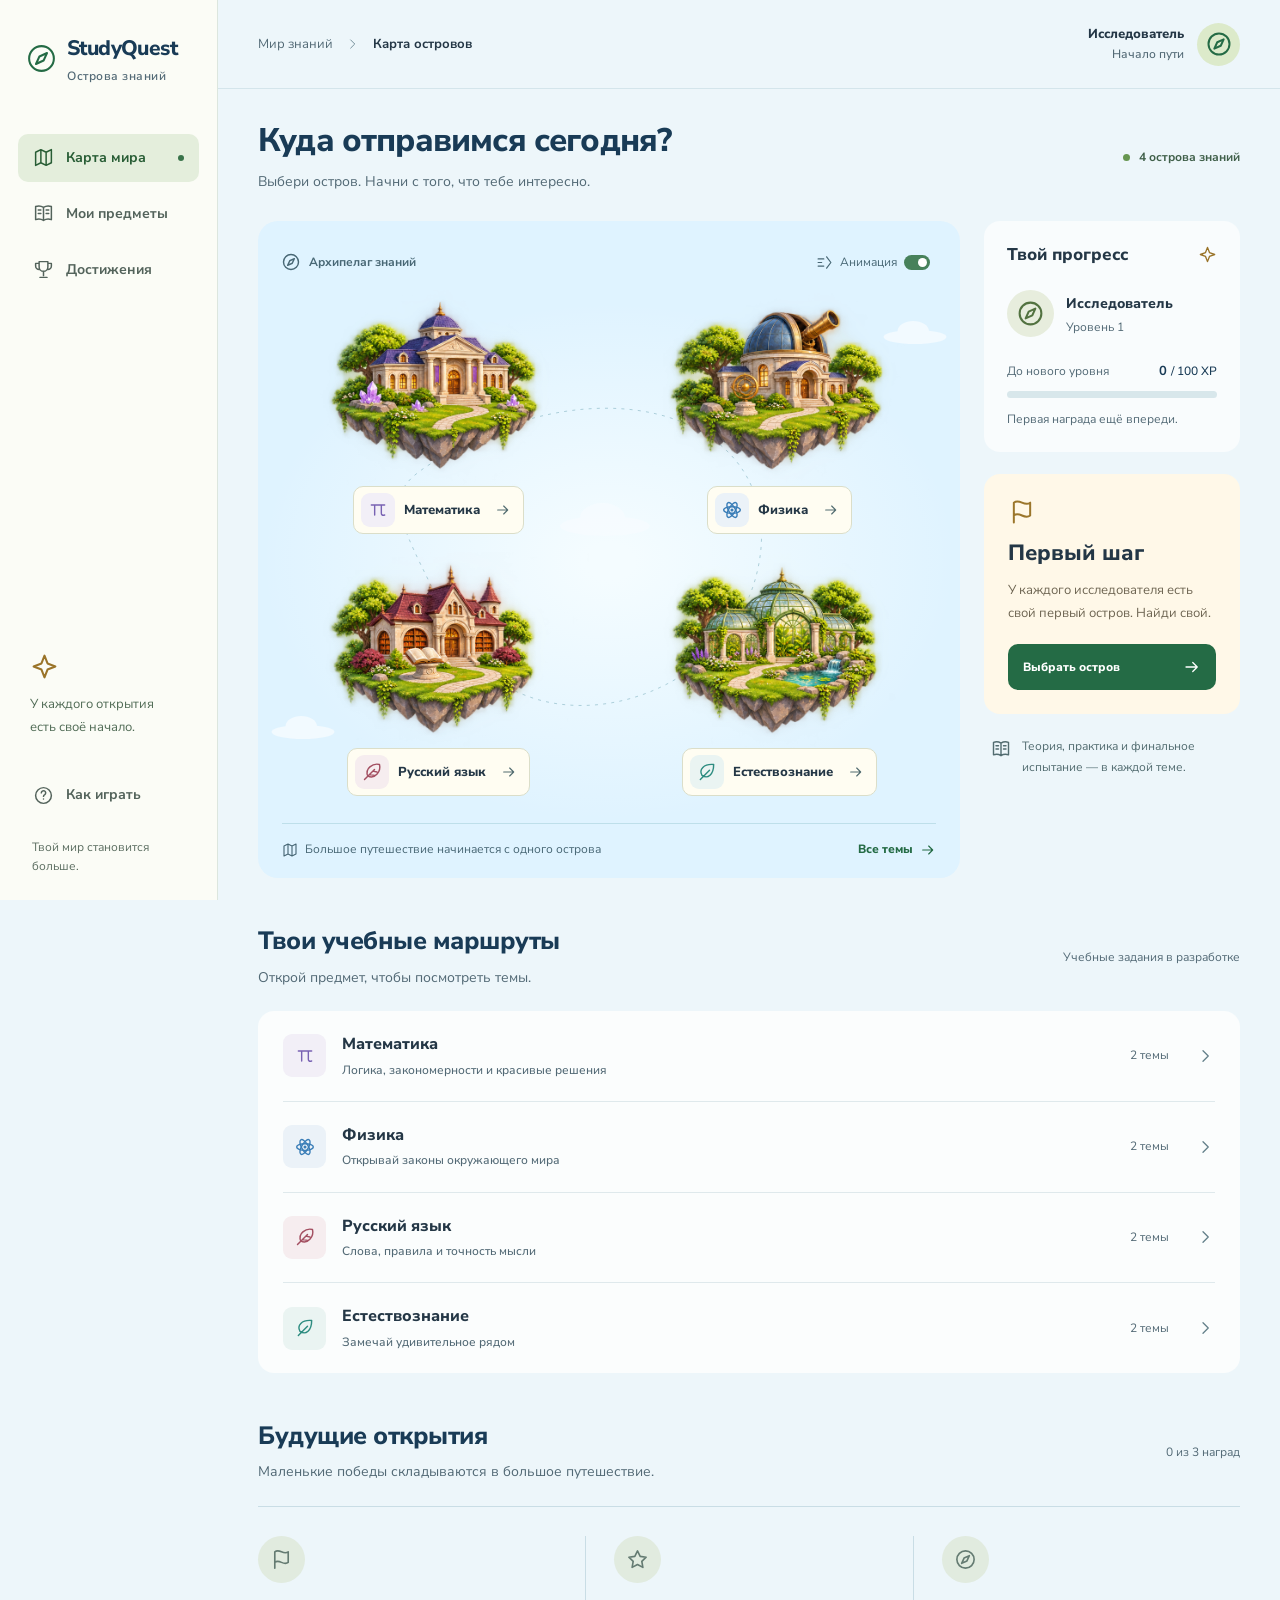
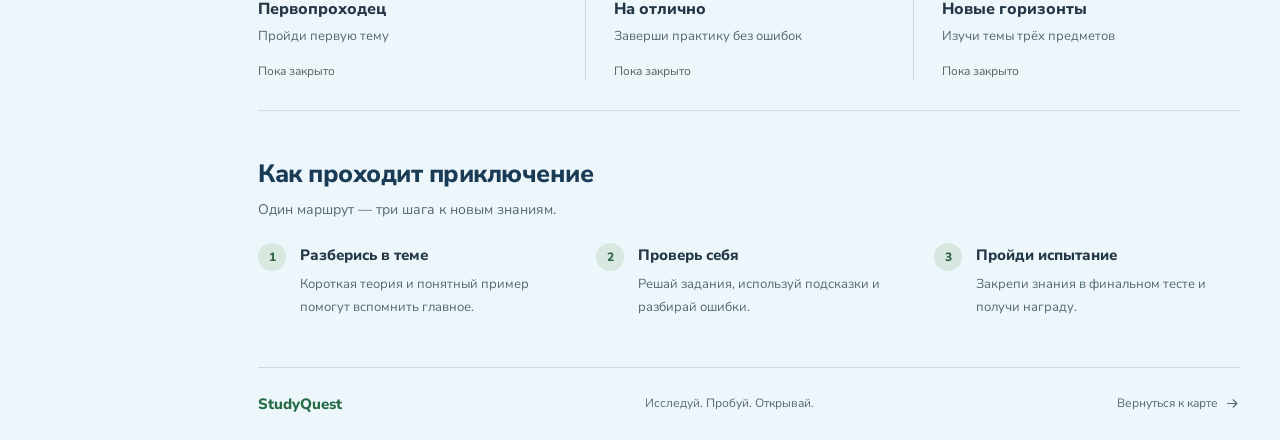
<file: index.html>
<!DOCTYPE html>
<html lang="ru" data-type="software">
<head>
  <meta charset="UTF-8">
  <meta name="viewport" content="width=device-width, initial-scale=1.0">
  <meta name="theme-color" content="#DFF3FF">
  <meta name="description" content="StudyQuest — карта твоих учебных приключений. Выбирай остров и исследуй школьные предметы.">
  <meta name="page-type" content="software">
  <meta name="site-kind" content="gaming">
  <title>Карта мира — StudyQuest</title>
  <link rel="stylesheet" href="assets/fonts/fonts.css">
  <link rel="stylesheet" href="style.css">
  <script src="assets/vendor/gsap.min.js" defer></script>
  <script src="assets/vendor/ScrollTrigger.min.js" defer></script>
  <script src="main.js" defer></script>
</head>
<body>
  <a class="skip-link" href="#main">Перейти к карте</a>
  <svg aria-hidden="true" class="icon-library" xmlns="http://www.w3.org/2000/svg" aria-hidden="true"><defs>
    <symbol id="i-compass" viewBox="0 0 24 24"><circle cx="12" cy="12" r="9"/><path d="m16 8-2.5 5.5L8 16l2.5-5.5Z"/></symbol>
    <symbol id="i-map" viewBox="0 0 24 24"><path d="m3 6 6-3 6 3 6-3v15l-6 3-6-3-6 3Zm6-3v15m6-12v15"/></symbol>
    <symbol id="i-book" viewBox="0 0 24 24"><path d="M12 5c-3-2-6-2-9-1v15c3-1 6-1 9 1 3-2 6-2 9-1V4c-3-1-6-1-9 1Zm0 0v15M6 8h3m6 0h3M6 12h3m6 0h3"/></symbol>
    <symbol id="i-cup" viewBox="0 0 24 24"><path d="M7 3h10v6a5 5 0 0 1-10 0Zm0 2H3v3a4 4 0 0 0 4 4m10-7h4v3a4 4 0 0 1-4 4m-5 2v5m-4 2h8"/></symbol>
    <symbol id="i-help" viewBox="0 0 24 24"><circle cx="12" cy="12" r="9"/><path d="M9.5 9a2.5 2.5 0 1 1 4 2c-1 .5-1.5 1-1.5 2m0 3h.01"/></symbol>
    <symbol id="i-arrow" viewBox="0 0 24 24"><path d="M4 12h15m-6-6 6 6-6 6"/></symbol>
    <symbol id="i-star" viewBox="0 0 24 24"><path d="m12 3 2.8 5.7 6.2.9-4.5 4.4 1.1 6.2-5.6-3-5.6 3 1.1-6.2L3 9.6l6.2-.9Z"/></symbol>
    <symbol id="i-flag" viewBox="0 0 24 24"><path d="M5 21V4c5-4 9 4 14 0v11c-5 4-9-4-14 0"/></symbol>
    <symbol id="i-spark" viewBox="0 0 24 24"><path d="m12 3 2.5 6.5L21 12l-6.5 2.5L12 21l-2.5-6.5L3 12l6.5-2.5Z"/></symbol>
    <symbol id="i-lock" viewBox="0 0 24 24"><rect x="5" y="10" width="14" height="11" rx="3"/><path d="M8 10V7a4 4 0 0 1 8 0v3m-4 5v2"/></symbol>
    <symbol id="i-motion" viewBox="0 0 24 24"><path d="M3 7h8M3 12h5M3 17h8m4-13 6 8-6 8"/></symbol>
    <symbol id="i-check" viewBox="0 0 24 24"><path d="m5 12 4 4L19 6"/></symbol>
    <symbol id="i-chevron" viewBox="0 0 24 24"><path d="m8 5 7 7-7 7"/></symbol>
    <symbol id="i-atom" viewBox="0 0 24 24"><ellipse cx="12" cy="12" rx="10" ry="4"/><ellipse cx="12" cy="12" rx="10" ry="4" transform="rotate(60 12 12)"/><ellipse cx="12" cy="12" rx="10" ry="4" transform="rotate(120 12 12)"/><circle cx="12" cy="12" r="1"/></symbol>
    <symbol id="i-leaf" viewBox="0 0 24 24"><path d="M20 3C8 2 2 9 6 16c7 5 14-1 14-13ZM4 21l11-11"/></symbol>
    <symbol id="i-math" viewBox="0 0 24 24"><path d="M4 6h16M8 6v12m8-12v10q0 3 4 2"/></symbol>
    <symbol id="i-feather" viewBox="0 0 24 24"><path d="m3 21 12-12M7 17C3 8 13 1 21 3c2 8-5 18-14 14Zm6-6 5 1M9 15l6 1"/></symbol>
  </defs></svg>

  <aside class="sidebar" aria-label="Боковая панель">
    <a class="brand" href="#world" aria-label="StudyQuest — карта мира"><span class="brand-emblem"><svg aria-hidden="true" class="icon"><use href="#i-compass"/></svg></span><span>StudyQuest<span class="brand-subtitle">Острова знаний</span></span></a>
    <nav class="side-nav" aria-label="Основная навигация">
      <a class="nav-link is-active" href="#world"><svg aria-hidden="true" class="icon"><use href="#i-map"/></svg><span>Карта мира</span><span class="nav-dot"></span></a>
      <a class="nav-link" href="#routes"><svg aria-hidden="true" class="icon"><use href="#i-book"/></svg><span>Мои предметы</span></a>
      <a class="nav-link" href="#achievements"><svg aria-hidden="true" class="icon"><use href="#i-cup"/></svg><span>Достижения</span></a>
    </nav>
    <div class="sidebar-bottom"><div class="explorer-note"><svg aria-hidden="true" class="icon"><use href="#i-spark"/></svg><p>У каждого открытия<br>есть своё начало.</p></div><a class="nav-link" href="#guide"><svg aria-hidden="true" class="icon"><use href="#i-help"/></svg><span>Как играть</span></a><span class="sidebar-footer">Твой мир становится больше.</span></div>
  </aside>

  <div class="workspace">
    <header class="topbar"><div class="breadcrumb">Мир знаний <svg aria-hidden="true" class="icon"><use href="#i-chevron"/></svg><span>Карта островов</span></div><a class="player-link" href="#progress"><span class="player-name">Исследователь<small>Начало пути</small></span><span class="avatar"><svg aria-hidden="true" class="icon"><use href="#i-compass"/></svg></span></a></header>
    <main id="main">
      <section class="world" id="world" aria-labelledby="world-title">
        <div class="page-heading"><div><h1 id="world-title">Куда отправимся сегодня?</h1><p>Выбери остров. Начни с того, что тебе интересно.</p></div><span class="world-badge"><span></span> 4 острова знаний</span></div>
        <div class="explore-grid">
          <div class="map-panel">
            <div class="map-toolbar"><span><svg aria-hidden="true" class="icon"><use href="#i-compass"/></svg> Архипелаг знаний</span><button class="motion-toggle" type="button" aria-pressed="false" aria-label="Отключить анимацию"><svg aria-hidden="true" class="icon"><use href="#i-motion"/></svg><span>Анимация</span><span class="toggle-track"></span></button></div>
            <div class="map-scene" aria-label="Выбор школьного предмета">
              <svg class="travel-path" viewBox="0 0 800 600" aria-hidden="true"><path d="M195 170C420 50 640 140 600 330S280 590 190 410 90 230 195 170Z"/></svg>
              <div class="cloud cloud-a" aria-hidden="true"></div><div class="cloud cloud-b" aria-hidden="true"></div><div class="cloud cloud-c" aria-hidden="true"></div>
              <a class="island math" href="#math-topics" data-subject="math"><span class="island-picture" aria-hidden="true"></span><span class="island-label"><span class="subject-icon"><svg aria-hidden="true" class="icon"><use href="#i-math"/></svg></span><span>Математика</span><svg aria-hidden="true" class="icon island-arrow"><use href="#i-arrow"/></svg></span></a>
              <a class="island physics" href="#physics-topics" data-subject="physics"><span class="island-picture" aria-hidden="true"></span><span class="island-label"><span class="subject-icon"><svg aria-hidden="true" class="icon"><use href="#i-atom"/></svg></span><span>Физика</span><svg aria-hidden="true" class="icon island-arrow"><use href="#i-arrow"/></svg></span></a>
              <a class="island russian" href="#russian-topics" data-subject="russian"><span class="island-picture" aria-hidden="true"></span><span class="island-label"><span class="subject-icon"><svg aria-hidden="true" class="icon"><use href="#i-feather"/></svg></span><span>Русский язык</span><svg aria-hidden="true" class="icon island-arrow"><use href="#i-arrow"/></svg></span></a>
              <a class="island science" href="#science-topics" data-subject="science"><span class="island-picture" aria-hidden="true"></span><span class="island-label"><span class="subject-icon"><svg aria-hidden="true" class="icon"><use href="#i-leaf"/></svg></span><span>Естествознание</span><svg aria-hidden="true" class="icon island-arrow"><use href="#i-arrow"/></svg></span></a>
            </div>
            <div class="map-bottom"><span><svg aria-hidden="true" class="icon"><use href="#i-map"/></svg> Большое путешествие начинается с одного острова</span><a href="#routes">Все темы <svg aria-hidden="true" class="icon"><use href="#i-arrow"/></svg></a></div>
          </div>
          <aside class="journey-rail" aria-label="Твоё путешествие">
            <section class="progress-panel" id="progress" aria-labelledby="progress-title"><div class="rail-heading"><h2 id="progress-title">Твой прогресс</h2><svg aria-hidden="true" class="icon"><use href="#i-spark"/></svg></div><div class="rank"><span class="rank-medal"><svg aria-hidden="true" class="icon"><use href="#i-compass"/></svg></span><div><strong>Исследователь</strong><p>Уровень 1</p></div></div><div class="xp-label"><span>До нового уровня</span><strong>0 <span>/ 100 XP</span></strong></div><div class="xp-track" role="progressbar" aria-label="Опыт до второго уровня" aria-valuemin="0" aria-valuemax="100" aria-valuenow="0"><span></span></div><p class="progress-note">Первая награда ещё впереди.</p></section>
            <section class="quest-panel" aria-labelledby="quest-title"><span class="quest-flag"><svg aria-hidden="true" class="icon"><use href="#i-flag"/></svg></span><h2 id="quest-title">Первый шаг</h2><p>У каждого исследователя есть свой первый остров. Найди свой.</p><a class="button button-primary" href="#world-title">Выбрать остров <svg aria-hidden="true" class="icon"><use href="#i-arrow"/></svg></a></section>
            <div class="rail-tip"><svg aria-hidden="true" class="icon"><use href="#i-book"/></svg><p>Теория, практика и финальное испытание — в каждой теме.</p></div>
          </aside>
        </div>
      </section>

      <section class="routes" id="routes" aria-labelledby="routes-title"><div class="section-heading"><div><h2 id="routes-title">Твои учебные маршруты</h2><p>Открой предмет, чтобы посмотреть темы.</p></div><span class="content-status">Учебные задания в разработке</span></div>
        <div class="route-list">
          <details class="route math" id="math-topics"><summary><span class="subject-icon"><svg aria-hidden="true" class="icon"><use href="#i-math"/></svg></span><span class="route-name">Математика<small>Логика, закономерности и красивые решения</small></span><span class="topic-count">2 темы</span><svg aria-hidden="true" class="icon route-chevron"><use href="#i-chevron"/></svg></summary><div class="route-content"><div><span class="lesson-number">01</span><div><h3>Квадратные уравнения</h3><p>От формулы к решению</p></div><span class="lesson-status"><svg aria-hidden="true" class="icon"><use href="#i-lock"/></svg> Скоро</span></div><div><span class="lesson-number">02</span><div><h3>Теорема Пифагора</h3><p>Геометрия прямоугольного треугольника</p></div><span class="lesson-status"><svg aria-hidden="true" class="icon"><use href="#i-lock"/></svg> Скоро</span></div></div></details>
          <details class="route physics" id="physics-topics"><summary><span class="subject-icon"><svg aria-hidden="true" class="icon"><use href="#i-atom"/></svg></span><span class="route-name">Физика<small>Открывай законы окружающего мира</small></span><span class="topic-count">2 темы</span><svg aria-hidden="true" class="icon route-chevron"><use href="#i-chevron"/></svg></summary><div class="route-content"><div><span class="lesson-number">01</span><div><h3>Скорость и движение</h3><p>Расстояние, время и скорость</p></div><span class="lesson-status"><svg aria-hidden="true" class="icon"><use href="#i-lock"/></svg> Скоро</span></div><div><span class="lesson-number">02</span><div><h3>Законы Ньютона</h3><p>Почему тела движутся</p></div><span class="lesson-status"><svg aria-hidden="true" class="icon"><use href="#i-lock"/></svg> Скоро</span></div></div></details>
          <details class="route russian" id="russian-topics"><summary><span class="subject-icon"><svg aria-hidden="true" class="icon"><use href="#i-feather"/></svg></span><span class="route-name">Русский язык<small>Слова, правила и точность мысли</small></span><span class="topic-count">2 темы</span><svg aria-hidden="true" class="icon route-chevron"><use href="#i-chevron"/></svg></summary><div class="route-content"><div><span class="lesson-number">01</span><div><h3>Орфография</h3><p>Пиши уверенно и грамотно</p></div><span class="lesson-status"><svg aria-hidden="true" class="icon"><use href="#i-lock"/></svg> Скоро</span></div><div><span class="lesson-number">02</span><div><h3>Пунктуация</h3><p>Находи смысл между знаками</p></div><span class="lesson-status"><svg aria-hidden="true" class="icon"><use href="#i-lock"/></svg> Скоро</span></div></div></details>
          <details class="route science" id="science-topics"><summary><span class="subject-icon"><svg aria-hidden="true" class="icon"><use href="#i-leaf"/></svg></span><span class="route-name">Естествознание<small>Замечай удивительное рядом</small></span><span class="topic-count">2 темы</span><svg aria-hidden="true" class="icon route-chevron"><use href="#i-chevron"/></svg></summary><div class="route-content"><div><span class="lesson-number">01</span><div><h3>Мир растений</h3><p>Как устроена зелёная жизнь</p></div><span class="lesson-status"><svg aria-hidden="true" class="icon"><use href="#i-lock"/></svg> Скоро</span></div><div><span class="lesson-number">02</span><div><h3>Экосистемы</h3><p>Всё в природе связано</p></div><span class="lesson-status"><svg aria-hidden="true" class="icon"><use href="#i-lock"/></svg> Скоро</span></div></div></details>
        </div>
      </section>

      <section class="achievements" id="achievements" aria-labelledby="achievements-title"><div class="section-heading"><div><h2 id="achievements-title">Будущие открытия</h2><p>Маленькие победы складываются в большое путешествие.</p></div><span class="achievement-total">0 из 3 наград</span></div><div class="achievement-list"><div><span class="achievement-icon"><svg aria-hidden="true" class="icon"><use href="#i-flag"/></svg></span><h3>Первопроходец</h3><p>Пройди первую тему</p><span class="locked-caption">Пока закрыто</span></div><div><span class="achievement-icon"><svg aria-hidden="true" class="icon"><use href="#i-star"/></svg></span><h3>На отлично</h3><p>Заверши практику без ошибок</p><span class="locked-caption">Пока закрыто</span></div><div><span class="achievement-icon"><svg aria-hidden="true" class="icon"><use href="#i-compass"/></svg></span><h3>Новые горизонты</h3><p>Изучи темы трёх предметов</p><span class="locked-caption">Пока закрыто</span></div></div></section>

      <section class="guide" id="guide" aria-labelledby="guide-title"><div class="section-heading"><div><h2 id="guide-title">Как проходит приключение</h2><p>Один маршрут — три шага к новым знаниям.</p></div></div><ol class="steps"><li><span>1</span><div><h3>Разберись в теме</h3><p>Короткая теория и понятный пример помогут вспомнить главное.</p></div></li><li><span>2</span><div><h3>Проверь себя</h3><p>Решай задания, используй подсказки и разбирай ошибки.</p></div></li><li><span>3</span><div><h3>Пройди испытание</h3><p>Закрепи знания в финальном тесте и получи награду.</p></div></li></ol></section>
    </main>
    <footer class="footer"><span>StudyQuest</span><p>Исследуй. Пробуй. Открывай.</p><a href="#world">Вернуться к карте <svg aria-hidden="true" class="icon"><use href="#i-arrow"/></svg></a></footer>
  </div>
</body>
</html>
</file>
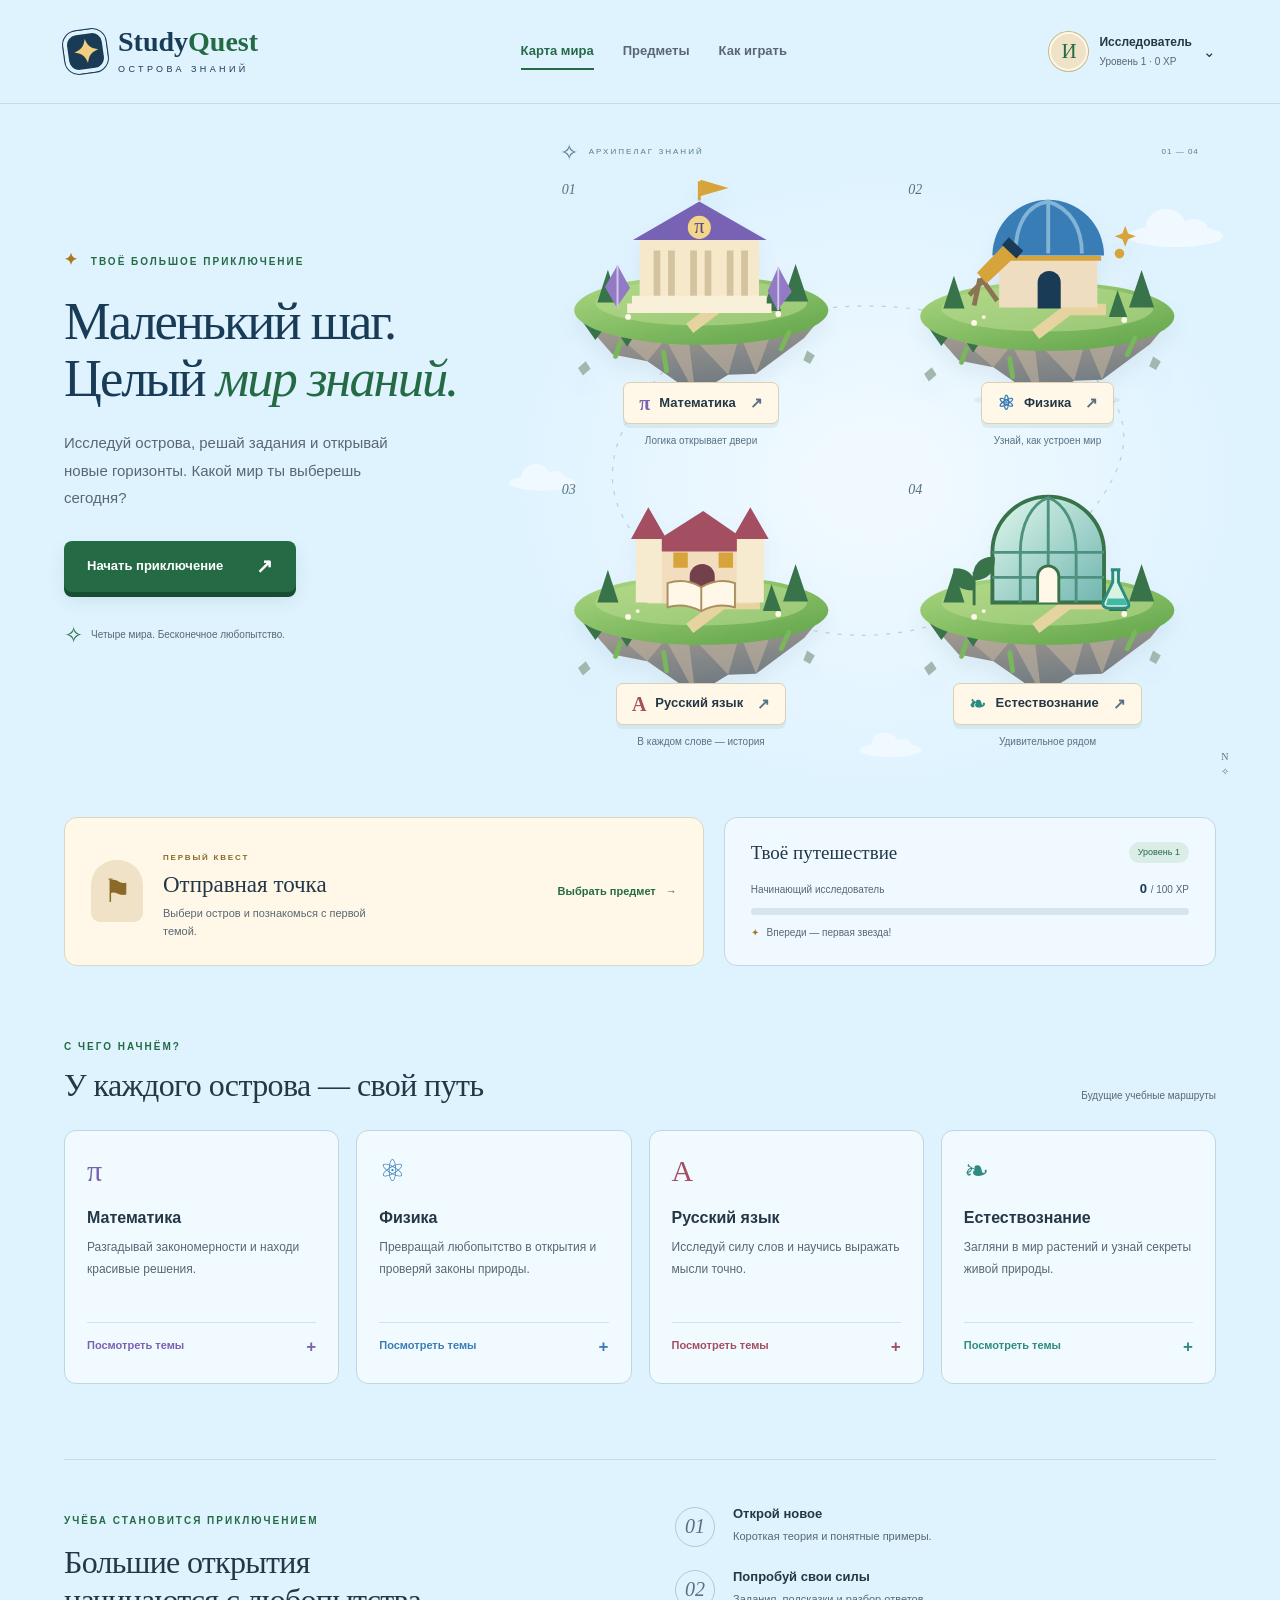
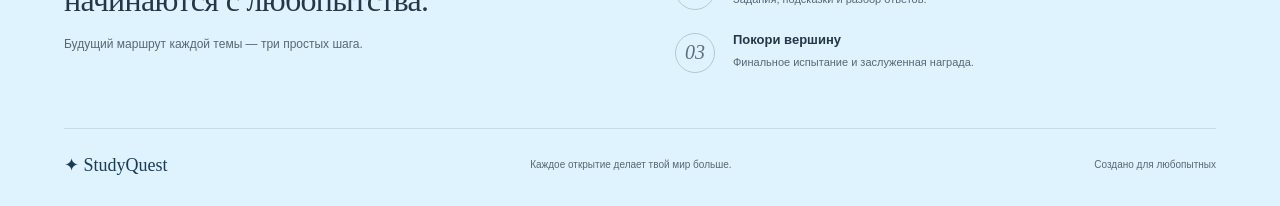
<file: work/redesign/index.html>
<!DOCTYPE html>
<html lang="ru">
<head>
    <meta charset="UTF-8">
    <meta name="viewport" content="width=device-width, initial-scale=1.0">
    <meta name="description" content="StudyQuest — исследуй острова знаний, изучай школьные предметы и открывай новые горизонты.">
    <meta name="theme-color" content="#DFF3FF">
    <title>StudyQuest — острова знаний</title>
    <link rel="stylesheet" href="style.css">
</head>
<body>
  <a class="skip-link" href="#main">Перейти к содержимому</a>
  <!-- Переиспользуемые векторные иллюстрации островов. -->
  <svg class="svg-library" xmlns="http://www.w3.org/2000/svg" aria-hidden="true">
    <defs>
      <linearGradient id="rock" x2=".3" y2="1"><stop stop-color="#B1A394"/><stop offset="1" stop-color="#6E7981"/></linearGradient>
      <linearGradient id="grass" x2=".8" y2="1"><stop stop-color="#ADD982"/><stop offset="1" stop-color="#65A74D"/></linearGradient>
      <linearGradient id="glass" x2="1" y2="1"><stop stop-color="#E0F7EC"/><stop offset="1" stop-color="#70B6B0"/></linearGradient>
      <symbol id="island" viewBox="0 0 360 260">
        <ellipse cx="180" cy="243" rx="76" ry="8" fill="#8AB4C3" opacity=".17"/>
        <path d="M51 160 88 202 124 209 174 244 208 223 237 222 287 185 310 157Z" fill="url(#rock)"/>
        <path d="m88 178 36 31 19-23 31 58-8-65 42 44 12-42 17 41 17-46" fill="#C6B7A1" opacity=".55"/>
        <path d="m51 160 19 27 15-20 18 27 16-25 17 18 29-10 29 13 21-17 16 12 24-20 22 10 23-18-5-18Z" fill="#39734A"/>
        <ellipse cx="180" cy="156" rx="132" ry="36" fill="url(#grass)"/>
        <ellipse cx="180" cy="148" rx="110" ry="24" fill="#B8DB8E" opacity=".6"/>
        <path d="m168 175 34-26h39" fill="none" stroke="#E6D4A0" stroke-width="12"/>
        <g fill="#39734A"><path d="m72 148 11-34 11 34Z"/><path d="m265 147 13-39 13 39Z"/><path d="m244 157 9-28 10 28Z"/></g>
        <g fill="#FFF8E8"><circle cx="104" cy="163" r="3"/><circle cx="114" cy="157" r="2"/><circle cx="260" cy="160" r="3"/></g>
        <path d="m96 189-5 15m180-25-8 17m-122 4 3 19" stroke="#78B85A" stroke-width="5" stroke-linecap="round"/>
        <path d="m60 209 5 8-8 7-5-8Zm230-11 8 5-5 9-7-4Z" fill="#A2B8AF"/>
      </symbol>
      <symbol id="academy" viewBox="0 0 360 260">
        <use href="#island"/><path d="M116 146V82h124v64" fill="#F5E8CB"/><path d="M109 83 178 43l70 40Z" fill="#7862B3"/>
        <path d="M134 142V94m15 48V94m23 48V94m15 48V94m23 48V94m15 48V94" stroke="#D4C39F" stroke-width="7"/>
        <path d="M108 146h140m-145 8h150" stroke="#F9F0D9" stroke-width="10"/>
        <circle cx="178" cy="70" r="12" fill="#F3D68A"/><text x="178" y="76" text-anchor="middle" fill="#59458E" font-size="21" font-family="Georgia">π</text>
        <path d="m92 153-12-21 13-23 13 24Zm167 3-10-20 11-25 14 26Z" fill="#927AC5"/><path d="m93 109v44m167-42v45" stroke="#D4C7EC" stroke-width="2"/>
        <path d="M178 42V22m1 0 24 7-24 7" stroke="#D6A43B" stroke-width="3" fill="#D6A43B"/>
      </symbol>
      <symbol id="observatory" viewBox="0 0 360 260">
        <use href="#island"/><path d="M130 147V91h102v56" fill="#EEDDC0"/><path d="M123 93a58 58 0 0 1 116 0Z" fill="#397DB7"/>
        <path d="M181 37v54m-34 0c0-30 12-51 34-54 24 7 35 29 35 54" fill="none" stroke="#82B4D5" stroke-width="4"/>
        <path d="M126 96h110" stroke="#D6A43B" stroke-width="5"/><path d="M170 148v-27a12 12 0 0 1 24 0v27" fill="#193B56"/>
        <path d="m99 134 35-36m-23 18 17 24m-18-23-6 28" stroke="#8C7354" stroke-width="5"/>
        <path d="m107 111 29-30 12 12-31 29Z" fill="#D6A43B"/><path d="m133 82 7-8 15 14-7 8Z" fill="#193B56"/>
        <circle cx="255" cy="91" r="5" fill="#D6A43B"/><path d="m261 62 3 8 8 3-8 3-3 8-3-8-8-3 8-3Z" fill="#D6A43B"/>
      </symbol>
      <symbol id="library" viewBox="0 0 360 260">
        <use href="#island"/><path d="M124 149V94h111v55" fill="#F2DEBF"/><path d="m116 95 66-42 61 42Z" fill="#A34F61"/>
        <path d="M112 148V81h27v67m78 0V81h28v67" fill="#F7EBCF"/><path d="m107 82 18-33 19 33m68 0 19-33 19 33" fill="#A34F61"/>
        <path d="M168 148v-27a13 13 0 0 1 26 0v27" fill="#72414B"/><path d="M151 96h15v16h-15m47-16h15v16h-15" fill="#D6A43B"/>
        <path d="M145 128q18-6 35 4 18-10 35-4v25q-18-5-35 4-18-9-35-4Z" fill="#FFF8E8" stroke="#A98F60" stroke-width="2"/><path d="M180 132v25" stroke="#A98F60" stroke-width="2"/>
      </symbol>
      <symbol id="garden" viewBox="0 0 360 260">
        <use href="#island"/><path d="M123 148V96a58 58 0 0 1 116 0v52Z" fill="url(#glass)" stroke="#39734A" stroke-width="4"/>
        <path d="M181 39v109m-58-52h116m-116 26h116m-87 26V96c0-29 12-51 29-57 17 6 29 28 29 57v52" fill="none" stroke="#4D927E" stroke-width="3"/>
        <path d="M170 148v-27a11 11 0 0 1 22 0v27" fill="#FFF8E8" stroke="#39734A" stroke-width="3"/>
        <path d="M104 151v-35m0 18q-23 0-20-20 20 0 20 20m0-10q0-22 20-22 1 20-20 22" fill="#39734A" stroke="#39734A" stroke-width="3"/>
        <path d="m248 114v13l-10 21q-1 6 7 6h14q8 0 5-6l-10-21v-13m-8 0h10" fill="#D9F3E3" stroke="#2D8C80" stroke-width="3"/><path d="M243 144h17l4 7h-23Z" fill="#42B8A5"/>
      </symbol>
    </defs>
  </svg>

  <header class="header">
    <a href="#" class="brand" aria-label="StudyQuest — главная"><span class="brand-mark">✦</span><span>Study<span class="brand-accent">Quest</span><small>ОСТРОВА ЗНАНИЙ</small></span></a>
    <nav class="navigation" aria-label="Основная навигация"><a class="nav-current" href="#world">Карта мира</a><a href="#routes">Предметы</a><a href="#guide">Как играть</a></nav>
    <details class="player-menu"><summary><span class="avatar">И</span><span class="player-label">Исследователь<small>Уровень 1 · 0 XP</small></span><span>⌄</span></summary><div class="player-popover"><strong>Твоё приключение впереди</strong><p>Пройди первую тему, чтобы начать собирать опыт и награды.</p><small>Профиль появится в игровой версии.</small></div></details>
  </header>

  <main id="main">
    <section class="world-section" id="world" aria-labelledby="world-title">
      <div class="hero-copy"><span class="eyebrow"><span class="small-star">✦</span> ТВОЁ БОЛЬШОЕ ПРИКЛЮЧЕНИЕ</span><h1 id="world-title">Маленький шаг.<br>Целый <em>мир знаний.</em></h1><p>Исследуй острова, решай задания и открывай новые горизонты. Какой мир ты выберешь сегодня?</p><a class="button button-primary" href="#routes">Начать приключение <span aria-hidden="true">↗</span></a><div class="hero-footnote"><span>✧</span> Четыре мира. Бесконечное любопытство.</div></div>
      <div class="map" aria-label="Острова школьных предметов">
        <div class="map-caption"><span>✧</span> АРХИПЕЛАГ ЗНАНИЙ <span>01 — 04</span></div>
        <span class="cloud cloud-one" aria-hidden="true"></span><span class="cloud cloud-two" aria-hidden="true"></span><span class="cloud cloud-three" aria-hidden="true"></span>
        <svg class="map-path" viewBox="0 0 700 540" aria-hidden="true"><path d="M170 155Q350 80 520 160T480 400Q340 490 175 395T170 155"/></svg>
        <a class="island-card math" href="#math"><span class="island-number">01</span><svg class="island-art" viewBox="0 0 360 260" aria-hidden="true"><use href="#academy"/></svg><span class="island-name"><span class="subject-symbol">π</span> Математика <span class="island-arrow">↗</span></span><span class="island-description">Логика открывает двери</span></a>
        <a class="island-card physics" href="#physics"><span class="island-number">02</span><svg class="island-art" viewBox="0 0 360 260" aria-hidden="true"><use href="#observatory"/></svg><span class="island-name"><span class="subject-symbol">⚛</span> Физика <span class="island-arrow">↗</span></span><span class="island-description">Узнай, как устроен мир</span></a>
        <a class="island-card russian" href="#russian"><span class="island-number">03</span><svg class="island-art" viewBox="0 0 360 260" aria-hidden="true"><use href="#library"/></svg><span class="island-name"><span class="subject-symbol">А</span> Русский язык <span class="island-arrow">↗</span></span><span class="island-description">В каждом слове — история</span></a>
        <a class="island-card science" href="#science"><span class="island-number">04</span><svg class="island-art" viewBox="0 0 360 260" aria-hidden="true"><use href="#garden"/></svg><span class="island-name"><span class="subject-symbol">❧</span> Естествознание <span class="island-arrow">↗</span></span><span class="island-description">Удивительное рядом</span></a>
        <span class="map-north" aria-hidden="true">N<br>✧</span>
      </div>
    </section>

    <section class="dashboard" aria-label="Задание и прогресс">
      <article class="quest-card"><span class="quest-icon" aria-hidden="true">⚑</span><div><span class="eyebrow">ПЕРВЫЙ КВЕСТ</span><h2>Отправная точка</h2><p>Выбери остров и познакомься с первой темой.</p></div><a href="#routes" class="text-link">Выбрать предмет <span aria-hidden="true">→</span></a></article>
      <article class="progress-card"><div class="progress-heading"><h2>Твоё путешествие</h2><span>Уровень 1</span></div><div class="xp-label"><span>Начинающий исследователь</span><strong>0 <span>/ 100 XP</span></strong></div><div class="xp-track" role="progressbar" aria-label="Опыт до следующего уровня" aria-valuemin="0" aria-valuemax="100" aria-valuenow="0"><span></span></div><p><span aria-hidden="true">✦</span> Впереди — первая звезда!</p></article>
    </section>

    <section class="routes section-container" id="routes" aria-labelledby="routes-title"><div class="section-heading"><div><span class="eyebrow">С ЧЕГО НАЧНЁМ?</span><h2 id="routes-title">У каждого острова — свой путь</h2></div><span class="section-note">Будущие учебные маршруты</span></div>
      <div class="topic-grid">
        <article class="topic-card math" id="math"><span class="topic-icon">π</span><h3>Математика</h3><p>Разгадывай закономерности и находи красивые решения.</p><details><summary>Посмотреть темы <span>+</span></summary><ul><li>Квадратные уравнения</li><li>Теорема Пифагора</li></ul><p class="topic-status">Задания готовятся</p></details></article>
        <article class="topic-card physics" id="physics"><span class="topic-icon">⚛</span><h3>Физика</h3><p>Превращай любопытство в открытия и проверяй законы природы.</p><details><summary>Посмотреть темы <span>+</span></summary><ul><li>Скорость и движение</li><li>Законы Ньютона</li></ul><p class="topic-status">Задания готовятся</p></details></article>
        <article class="topic-card russian" id="russian"><span class="topic-icon">А</span><h3>Русский язык</h3><p>Исследуй силу слов и научись выражать мысли точно.</p><details><summary>Посмотреть темы <span>+</span></summary><ul><li>Орфография</li><li>Пунктуация</li></ul><p class="topic-status">Задания готовятся</p></details></article>
        <article class="topic-card science" id="science"><span class="topic-icon">❧</span><h3>Естествознание</h3><p>Загляни в мир растений и узнай секреты живой природы.</p><details><summary>Посмотреть темы <span>+</span></summary><ul><li>Мир растений</li><li>Экосистемы</li></ul><p class="topic-status">Задания готовятся</p></details></article>
      </div>
    </section>

    <section class="guide section-container" id="guide" aria-labelledby="guide-title"><div><span class="eyebrow">УЧЁБА СТАНОВИТСЯ ПРИКЛЮЧЕНИЕМ</span><h2 id="guide-title">Большие открытия<br>начинаются с любопытства.</h2><p>Будущий маршрут каждой темы — три простых шага.</p></div><ol class="steps"><li><span>01</span><div><h3>Открой новое</h3><p>Короткая теория и понятные примеры.</p></div></li><li><span>02</span><div><h3>Попробуй свои силы</h3><p>Задания, подсказки и разбор ответов.</p></div></li><li><span>03</span><div><h3>Покори вершину</h3><p>Финальное испытание и заслуженная награда.</p></div></li></ol></section>
  </main>
  <footer class="footer"><a class="footer-brand" href="#">✦ StudyQuest</a><p>Каждое открытие делает твой мир больше.</p><span>Создано для любопытных</span></footer>
</body>
</html>
</file>
<file: assets/fonts/fonts.css>
@font-face {
  font-family: 'Nunito Sans';
  font-style: normal;
  font-weight: 400;
  font-stretch: normal;
  font-display: swap;
  src: url(./nunito-sans-1.ttf) format('truetype');
}
@font-face {
  font-family: 'Nunito Sans';
  font-style: normal;
  font-weight: 500;
  font-stretch: normal;
  font-display: swap;
  src: url(./nunito-sans-2.ttf) format('truetype');
}
@font-face {
  font-family: 'Nunito Sans';
  font-style: normal;
  font-weight: 600;
  font-stretch: normal;
  font-display: swap;
  src: url(./nunito-sans-3.ttf) format('truetype');
}
@font-face {
  font-family: 'Nunito Sans';
  font-style: normal;
  font-weight: 700;
  font-stretch: normal;
  font-display: swap;
  src: url(./nunito-sans-4.ttf) format('truetype');
}
@font-face {
  font-family: 'Nunito Sans';
  font-style: normal;
  font-weight: 800;
  font-stretch: normal;
  font-display: swap;
  src: url(./nunito-sans-5.ttf) format('truetype');
}
</file>
<file: style.css>
/* StudyQuest — общие токены, затем компоненты и адаптивная сетка. */
:root {
  --sky: #DFF3FF;
  --paper: #FFF8E8;
  --navy: #193B56;
  --ink: #243746;
  --muted: #526975;
  --green: #246B45;
  --green-hover: #195235;
  --gold: #D6A43B;
  --line: #C9DDE5;
  --math: #7862B3;
  --physics: #397DB7;
  --russian: #A34F61;
  --science: #2D8C80;
  --sidebar-width: 218px;
  --radius: 16px;
  --space-1: 8px;
  --space-2: 16px;
  --space-3: 24px;
  --space-4: 32px;
  --space-5: 48px;
}
* { box-sizing: border-box; }
html { scroll-behavior: smooth; scroll-padding-top: 24px; scrollbar-color: #8DB5BE var(--sky); }
body { margin: 0; color: var(--ink); background: #EDF6FA; font: 15px/1.6 'Nunito Sans', sans-serif; font-synthesis: none; }
a { color: inherit; text-decoration: none; text-underline-offset: 4px; }
button { font: inherit; cursor: pointer; color: inherit; }
a, button, summary { -webkit-tap-highlight-color: transparent; }
a:focus-visible, button:focus-visible, summary:focus-visible { outline: 3px solid #397DB7; outline-offset: 5px; }
button:disabled { cursor: not-allowed; opacity: .65; }
h1, h2, h3, p { margin: 0; }
h1, h2, h3 { line-height: 1.25; text-wrap: balance; }
::selection { background: #B7DAC1; color: #173F2B; }
.icon-library { position: absolute; width: 0; height: 0; overflow: hidden; }
.icon { width: 22px; height: 22px; flex-shrink: 0; display: block; fill: none; stroke: currentColor; stroke-width: 1.7; stroke-linecap: round; stroke-linejoin: round; }
.skip-link { position: fixed; z-index: 50; left: 16px; top: -80px; padding: 12px 20px; background: var(--navy); color: white; border-radius: 8px; }
.skip-link:focus { top: 12px; }

/* Навигация остаётся на своём месте при прокрутке на большом экране. */
.sidebar { position: fixed; z-index: 20; inset: 0 auto 0 0; width: var(--sidebar-width); display: flex; flex-direction: column; padding: 32px 18px 24px; background: #FBFCF6; border-right: 1px solid #DCE6DE; }
.brand { display: flex; gap: 9px; align-items: center; margin: 0 7px 48px; color: var(--navy); font-size: 21px; font-weight: 800; letter-spacing: -.6px; }
.brand-emblem { color: var(--green); }
.brand-emblem .icon { width: 33px; height: 33px; stroke-width: 1.5; }
.brand-subtitle { display: block; margin-top: 1px; color: var(--muted); font-size: 12px; font-weight: 600; letter-spacing: .5px; }
.side-nav { display: grid; gap: 8px; }
.nav-link { min-height: 48px; display: flex; gap: 12px; align-items: center; padding: 12px 15px; border-radius: 10px; color: #53635B; font-size: 14px; font-weight: 700; transition: background .18s, color .18s; }
.nav-link .icon { width: 21px; height: 21px; }
.nav-link:hover { background: #EBF0E9; color: var(--green); }
.nav-link.is-active { background: #E4EEDC; color: #285D35; }
.nav-dot { width: 6px; height: 6px; background: #39734A; border-radius: 50%; margin-left: auto; }
.sidebar-bottom { margin-top: auto; }
.explorer-note { margin: 32px 12px; color: #506B55; }
.explorer-note .icon { color: #9A7429; width: 29px; height: 29px; margin-bottom: 12px; }
.explorer-note p { font-size: 13px; line-height: 1.8; }
.sidebar-footer { display: block; font-size: 12px; margin: 18px 14px 0; color: #5C6E61; }
.workspace { margin-left: var(--sidebar-width); }
.topbar { min-height: 89px; display: flex; align-items: center; justify-content: space-between; padding: 20px 40px; border-bottom: 1px solid #D4E5EB; }
.breadcrumb { display: flex; align-items: center; gap: 13px; font-size: 13px; color: var(--muted); }
.breadcrumb>.icon { width: 14px; height: 14px; color: #76909A; }
.breadcrumb>span { color: var(--ink); font-weight: 700; }
.player-link { display: flex; gap: 13px; align-items: center; border-radius: 10px; }
.player-name { text-align: right; font-size: 13px; font-weight: 800; }
.player-name small { display: block; color: var(--muted); font-size: 12px; font-weight: 500; }
.avatar { display: grid; place-items: center; width: 43px; height: 43px; border-radius: 50%; background: #DCEACA; color: var(--green); }
.avatar .icon { width: 28px; height: 28px; }
main { max-width: 1600px; padding: 32px 40px 0; margin: 0 auto; }
.page-heading { display: flex; justify-content: space-between; align-items: center; gap: 24px; margin-bottom: 28px; }
h1 { font-size: clamp(27px, 2.55vw, 39px); font-weight: 800; color: var(--navy); letter-spacing: -.025em; }
.page-heading p, .section-heading p { margin-top: 9px; color: var(--muted); font-size: 14px; }
.world-badge { flex-shrink: 0; display: flex; align-items: center; gap: 9px; font-size: 12px; font-weight: 700; color: #40604A; }
.world-badge>span { width: 7px; height: 7px; background: #679650; border-radius: 50%; }
.explore-grid { display: grid; grid-template-columns: minmax(0,1fr) 256px; gap: 24px; align-items: start; }

/* Карта: одна иллюстрация-спрайт, четыре самостоятельные доступные ссылки. */
.map-panel { min-width: 0; overflow: hidden; background: var(--sky); border-radius: 20px; }
.map-toolbar { display: flex; align-items: center; justify-content: space-between; gap: 12px; padding: 19px 23px 0; position: relative; z-index: 2; }
.map-toolbar>span { display: flex; align-items: center; gap: 8px; font-size: 12px; font-weight: 700; color: #486775; }
.map-toolbar>span>.icon { width: 20px; height: 20px; }
.motion-toggle { display: flex; align-items: center; gap: 7px; border: 0; padding: 7px; border-radius: 8px; background: transparent; color: #486775; font-size: 12px; min-height: 44px; }
.motion-toggle>.icon { width: 17px; height: 17px; }
.motion-toggle:hover { background: #CBE6F4; }
.toggle-track { display: inline-block; width: 26px; height: 15px; border-radius: 15px; background: #47815B; position: relative; }
.toggle-track:after { content: ''; position: absolute; width: 9px; height: 9px; left: 14px; top: 3px; border-radius: 50%; background: white; transition: left .2s; }
.motion-toggle[aria-pressed=true] .toggle-track { background: #748F9B; }
.motion-toggle[aria-pressed=true] .toggle-track:after { left: 3px; }
.map-scene { position: relative; isolation: isolate; display: grid; grid-template-columns: 1fr 1fr; column-gap: 2%; row-gap: 18px; padding: 6px 17px 27px; }
.map-scene:before { content: ''; position: absolute; inset: 3% 0 0; z-index: -3; background: radial-gradient(ellipse, #F4FCFF 5%, #DFF3FF00 70%); }
.travel-path { position: absolute; inset: 7% 5%; width: 90%; height: 83%; z-index: -2; fill: none; stroke: #82B3C2; stroke-width: 1.3; stroke-dasharray: 4 7; opacity: .6; }
.island { --subject: var(--math); display: flex; align-items: center; flex-direction: column; position: relative; border-radius: var(--radius); min-width: 0; }
.physics { --subject: var(--physics); }.russian { --subject: var(--russian); }.science { --subject: var(--science); }
.island-picture { display: block; width: 100%; max-width: 300px; aspect-ratio: 1.5; background-image: url('assets/images/archipelago-v2.png'); background-size: 220% 220%; background-repeat: no-repeat; background-position: 4.1667% 4.1667%; }
.physics .island-picture { background-position: 95.8333% 4.1667%; }.russian .island-picture { background-position: 4.1667% 95.8333%; }.science .island-picture { background-position: 95.8333% 95.8333%; }
.island-label { display: flex; gap: 9px; align-items: center; min-height: 46px; background: #FFFDF2; padding: 6px 12px 6px 7px; border-radius: 10px; font-size: 13px; font-weight: 800; position: relative; border: 1px solid #DBDEC9; margin-top: -4px; transition: background .18s, border-color .18s; }
.subject-icon { width: 34px; height: 34px; display: grid; place-items: center; color: var(--subject); background: color-mix(in srgb, var(--subject) 10%, #FFFFFF); border-radius: 9px; flex-shrink: 0; }
.subject-icon .icon { width: 20px; height: 20px; }
.island-arrow { width: 16px; height: 16px; color: #526C70; margin-left: 6px; transition: transform .18s; }
.island:hover .island-label, .island:focus-visible .island-label { border-color: var(--subject); background: white; }
.island:hover .island-arrow { transform: translateX(2px); }
.island:active .island-label { transform: translateY(1px); }
.map-bottom { display: flex; justify-content: space-between; gap: 16px; align-items: center; margin: 0 24px; padding: 16px 0 19px; border-top: 1px solid #BEDFEA; }
.map-bottom>span, .map-bottom>a { display: flex; align-items: center; gap: 7px; font-size: 12px; color: #486775; }
.map-bottom>a { white-space: nowrap; color: var(--green); font-weight: 800; }
.map-bottom .icon { width: 16px; height: 16px; }
.map-bottom>a:hover { text-decoration: underline; }
.cloud { position: absolute; z-index: -1; width: 90px; height: 20px; border-radius: 50%; background: #F7FCFF; opacity: .8; pointer-events: none; }
.cloud:before { content: ''; position: absolute; left: 20px; bottom: 3px; width: 45px; height: 30px; border-radius: 50%; background: inherit; }
.cloud-a { left: 43%; top: 43%; }.cloud-b { left: 0; bottom: 15%; transform: scale(.7); }.cloud-c { right: 0; top: 8%; transform: scale(.7); }

/* Прогресс и первый квест. */
.journey-rail { display: grid; gap: 22px; }
.progress-panel { padding: 23px; background: #F9FCFD; border-radius: var(--radius); }
.rail-heading { display: flex; align-items: center; justify-content: space-between; gap: 16px; margin-bottom: 25px; }
.rail-heading h2 { font-size: 17px; font-weight: 800; }.rail-heading>.icon { width: 19px; height: 19px; color: #9A7429; }
.rank { display: flex; gap: 12px; align-items: center; margin-bottom: 24px; }
.rank-medal { background: #E7EDDD; color: #527240; border-radius: 50%; width: 47px; height: 47px; display: grid; place-items: center; }
.rank-medal .icon { width: 29px; height: 29px; }
.rank strong { font-size: 14px; font-weight: 800; }.rank p { color: var(--muted); font-size: 12px; margin-top: 2px; }
.xp-label { display: flex; align-items: center; justify-content: space-between; gap: 8px; font-size: 12px; color: var(--muted); }.xp-label strong { font-size: 13px; color: var(--navy); font-variant-numeric: tabular-nums; }.xp-label strong span { font-size: 12px; font-weight: 500; }
.xp-track { height: 7px; background: #D8E7EB; border-radius: 7px; margin-top: 9px; overflow: hidden; }.xp-track>span { display: block; width: 0; height: 100%; background: #42B8A5; }
.progress-note { font-size: 12px; color: var(--muted); margin-top: 12px; }
.quest-panel { padding: 24px; border-radius: var(--radius); background: var(--paper); }
.quest-flag { color: #9B762B; display: block; margin-bottom: 14px; }.quest-flag .icon { width: 28px; height: 28px; }
.quest-panel h2 { font-size: 22px; font-weight: 800; }.quest-panel p { font-size: 13px; color: #6E6552; margin: 11px 0 20px; line-height: 1.75; }
.button { display: flex; justify-content: space-between; align-items: center; gap: 12px; border-radius: 10px; padding: 12px 15px; min-height: 46px; font-size: 12px; font-weight: 800; transition: background .18s, transform .18s; }
.button .icon { width: 18px; height: 18px; }.button-primary { background: var(--green); color: white; }.button-primary:hover { background: var(--green-hover); transform: translateY(-2px); }.button-primary:active { transform: translateY(1px); }
.rail-tip { display: flex; align-items: flex-start; gap: 11px; padding: 0 7px; color: #526C70; }.rail-tip .icon { width: 20px; height: 20px; margin-top: 3px; }.rail-tip p { font-size: 12px; line-height: 1.75; }

/* Маршруты — компактные строки вместо повторяющихся рекламных карточек. */
.routes, .achievements, .guide { margin-top: 48px; scroll-margin-top: 24px; }
.section-heading { display: flex; align-items: center; justify-content: space-between; gap: 24px; margin-bottom: 22px; }
.section-heading h2 { font-size: 25px; font-weight: 800; color: var(--navy); letter-spacing: -.02em; }
.content-status, .achievement-total { font-size: 12px; color: var(--muted); }
.route-list { background: #FBFDFD; border-radius: var(--radius); padding: 0 25px; }
.route + .route { border-top: 1px solid #DFE9EC; }
.route { scroll-margin-top: 24px; --subject: var(--math); }.route.physics { --subject: var(--physics); }.route.russian { --subject: var(--russian); }.route.science { --subject: var(--science); }
.route summary { display: flex; gap: 16px; align-items: center; padding: 21px 0; cursor: pointer; list-style: none; }
summary::-webkit-details-marker { display: none; }
.route summary:hover .route-name { color: var(--green); }
.route .subject-icon { width: 43px; height: 43px; }
.route-name { font-size: 16px; font-weight: 800; }.route-name small { display: block; font-size: 12px; font-weight: 500; color: var(--muted); margin-top: 3px; }
.topic-count { margin-left: auto; font-size: 12px; color: var(--muted); white-space: nowrap; }
.route-chevron { width: 18px; height: 18px; margin-left: 12px; color: #627F89; transition: transform .2s; }.route[open] .route-chevron { transform: rotate(90deg); }
.route:target { outline: 2px solid color-mix(in srgb, var(--subject) 45%, transparent); outline-offset: 6px; border-radius: 8px; }
.route-content { padding: 0 0 10px 59px; }
.route-content>div { display: flex; align-items: center; gap: 16px; padding: 15px 0; border-top: 1px solid #E6EEF0; }
.lesson-number { font-size: 12px; font-variant-numeric: tabular-nums; color: #637D87; }
.route-content h3 { font-size: 14px; font-weight: 700; }.route-content p { color: var(--muted); font-size: 12px; margin-top: 3px; }
.lesson-status { display: flex; align-items: center; gap: 6px; margin-left: auto; font-size: 12px; color: #637681; white-space: nowrap; }.lesson-status .icon { width: 14px; height: 14px; }
.achievement-list { display: grid; grid-template-columns: repeat(3,1fr); border-top: 1px solid var(--line); border-bottom: 1px solid var(--line); padding: 29px 0; }
.achievement-list>div { padding: 0 28px; }.achievement-list>div:first-child { padding-left: 0; }.achievement-list>div + div { border-left: 1px solid var(--line); }
.achievement-icon { display: inline-flex; color: #647B72; background: #E1EBDF; padding: 12px; border-radius: 50%; margin-bottom: 16px; }
.achievement-icon .icon { width: 23px; height: 23px; }
.achievement-list h3 { font-size: 16px; font-weight: 800; }.achievement-list p { font-size: 13px; margin-top: 7px; color: var(--muted); }.locked-caption { font-size: 12px; color: #4F655A; display: block; margin-top: 15px; }
.steps { display: grid; grid-template-columns: repeat(3,1fr); list-style: none; gap: 32px; margin: 0; padding: 0; }
.steps li { display: flex; align-items: flex-start; gap: 14px; }.steps li>span { flex-shrink: 0; width: 28px; height: 28px; display: grid; place-items: center; border-radius: 50%; background: #D6E8DF; color: #316242; font-size: 12px; font-weight: 800; }
.steps h3 { font-size: 15px; margin-top: 3px; font-weight: 800; }.steps p { font-size: 13px; color: var(--muted); margin-top: 8px; line-height: 1.75; }
.footer { margin: 48px 40px 0; border-top: 1px solid var(--line); padding: 24px 0; display: flex; justify-content: space-between; gap: 20px; align-items: center; color: var(--muted); font-size: 12px; }
.footer>span { font-weight: 800; color: var(--green); font-size: 15px; }.footer>a { display: flex; align-items: center; gap: 7px; }.footer>a:hover { color: var(--green); }.footer .icon { width: 15px; height: 15px; }

/* Промежуточные ширины: карта получает приоритет перед вспомогательными блоками. */
@media (min-width:1600px) { .map-scene { padding-inline: 45px; row-gap: 25px; }.island-picture { max-width: 420px; }.map-panel { min-height: 680px; }.island-label { font-size: 15px; }.map-toolbar { padding-top: 22px; } }
@media (max-width:1250px) {
  :root { --sidebar-width: 188px; }
  .sidebar { padding-inline: 12px; }.brand { font-size: 19px; gap: 7px; }.brand-emblem .icon { width: 29px; }.nav-link { font-size: 13px; padding-inline: 12px; }
  main { padding: 28px 28px 0; }.topbar { padding-inline: 28px; }.footer { margin-inline: 28px; }
  .explore-grid { grid-template-columns: minmax(0,1fr) 226px; gap: 18px; }
  .world-badge { display: none; }.map-toolbar { padding-inline: 15px; }.map-scene { padding-inline: 6px; row-gap: 20px; }
  .island-label { font-size: 12px; gap: 6px; padding-inline: 6px; }.island-label .subject-icon { width: 27px; height: 27px; }.island-label .subject-icon .icon { width: 17px; height: 17px; }.island-arrow { width: 13px; margin-left: 0; }
  .map-bottom { margin-inline: 16px; }.map-bottom>span { max-width: 240px; font-size: 12px; }.map-bottom>a { font-size: 12px; }
  .progress-panel,.quest-panel { padding: 20px; }.xp-label { font-size: 12px; }.xp-label strong { font-size: 12px; }.rail-heading h2 { font-size: 16px; }
  .motion-toggle>span:not(.toggle-track) { display: none; }
  .section-heading h2 { font-size: 23px; }.steps { gap: 20px; }.steps li { gap: 10px; }
}
@media (max-width:1050px) {
  .explore-grid { grid-template-columns: 1fr; }.journey-rail { grid-template-columns: 1fr 1fr; gap: 18px; }.rail-tip { display: none; }
  .map-scene { max-width: 750px; margin: auto; padding-inline: 24px; row-gap: 16px; }.island-label { font-size: 14px; padding: 6px 12px 6px 7px; }.island-label .subject-icon { width: 32px; height: 32px; }.island-arrow { width: 16px; margin-left: 6px; }
  .progress-panel { display: flex; flex-direction: column; }.progress-note { margin-top: auto; padding-top: 10px; }.quest-panel { position: relative; }.quest-flag { margin-bottom: 10px; }.quest-panel h2 { font-size: 20px; }.quest-panel p { margin-bottom: 14px; }
  .section-heading { align-items: start; }.content-status { max-width: 140px; text-align: right; }.steps { grid-template-columns: 1fr; gap: 24px; }.steps p { margin-top: 5px; }.footer p { display: none; }
}
@media (max-width:760px) {
  :root { --sidebar-width: 0px; }
  .sidebar { position: relative; width: 100%; padding: 18px 20px 0; border: 0; background: #FBFCF6; }
  .brand { margin: 0 0 17px; font-size: 22px; gap: 10px; }.brand-emblem .icon { width: 33px; height: 33px; }.brand-subtitle { font-size: 12px; }
  .side-nav { display: flex; gap: 7px; padding-bottom: 13px; }.nav-link { gap: 7px; padding: 9px 12px; min-height: 44px; font-size: 12px; }.nav-link .icon { width: 18px; height: 18px; }.nav-dot { display: none; }.sidebar-bottom { display: none; }
  .workspace { margin: 0; }.topbar { min-height: 64px; padding: 13px 20px; }.breadcrumb { font-size: 12px; gap: 7px; }.player-name { display: none; }.avatar { width: 35px; height: 35px; }.avatar .icon { width: 24px; height: 24px; }
  main { padding: 25px 20px 0; }.page-heading { margin-bottom: 22px; }h1 { font-size: 30px; }.page-heading p { max-width: 300px; font-size: 13px; line-height: 1.7; }
  .map-panel { margin-inline: -20px; border-radius: 0; }.map-toolbar { padding: 12px 20px 0; }.map-toolbar>span { font-size: 12px; }.map-toolbar>span>.icon { width: 18px; }.motion-toggle { min-height: 44px; }
  .map-scene { padding: 7px 10px 24px; row-gap: 20px; column-gap: 2%; }.island-label { font-size: 12px; gap: 6px; padding: 5px 8px 5px 5px; min-height: 44px; }.island-label .subject-icon { width: 26px; height: 26px; }.island-label .subject-icon .icon { width: 17px; height: 17px; }.island-arrow { width: 13px; margin-left: 0; }
  .map-bottom { margin-inline: 20px; padding-top: 13px; padding-bottom: 16px; }.map-bottom>span { max-width: 210px; line-height: 1.6; }.map-bottom>span>.icon { display: none; }.map-bottom>a { font-size: 12px; }
  .journey-rail { margin-top: 5px; gap: 14px; }.progress-panel,.quest-panel { padding: 20px; }.rail-heading { margin-bottom: 18px; }.rank { gap: 9px; margin-bottom: 18px; }.rank strong { font-size: 13px; }.rank-medal { width: 37px; height: 37px; }.rank-medal .icon { width: 24px; }.progress-note { font-size: 12px; }.rail-heading h2 { font-size: 15px; }.rail-heading>.icon { width: 16px; }.xp-label { display: block; }.xp-label strong { display: block; margin-top: 5px; }.quest-panel h2 { font-size: 19px; }.quest-panel p { font-size: 12px; }.button { font-size: 12px; padding-inline: 11px; }.button .icon { width: 16px; }
  .routes,.achievements,.guide { margin-top: 36px; }.section-heading { display: block; margin-bottom: 18px; }.section-heading h2 { font-size: 24px; }.section-heading p { font-size: 13px; }.content-status { display: inline-block; text-align: left; max-width: none; margin-top: 12px; font-size: 12px; }.achievement-total { display: block; margin-top: 12px; }
  .route-list { padding: 0 17px; }.route summary { gap: 11px; padding: 18px 0; }.route-name { font-size: 14px; }.route-name small { font-size: 12px; max-width: 180px; }.route .subject-icon { width: 35px; height: 35px; }.route-chevron { width: 16px; margin-left: 0; }.topic-count { font-size: 12px; }.route-content { padding-left: 0; }.route-content>div { gap: 10px; }.route-content h3 { font-size: 12px; }.route-content p { font-size: 12px; max-width: 200px; }.lesson-status { font-size: 12px; gap: 3px; }
  .achievement-list { grid-template-columns: 1fr; padding: 0; }.achievement-list>div { padding: 22px 0 22px 60px; position: relative; }.achievement-list>div:first-child { padding-left: 60px; }.achievement-list>div+div { border-left: 0; border-top: 1px solid var(--line); }.achievement-icon { position: absolute; left: 0; top: 23px; padding: 11px; }.achievement-icon .icon { width: 21px; height: 21px; }.achievement-list h3 { font-size: 15px; }.achievement-list p { font-size: 12px; margin-top: 5px; }.locked-caption { font-size: 12px; margin-top: 8px; }
  .footer { margin: 36px 20px 0; padding-block: 21px; font-size: 12px; }.footer>span { font-size: 14px; }
}
@media (max-width:430px) {
  .side-nav { justify-content: space-between; gap: 0; }.nav-link { padding-inline: 8px; font-size: 12px; gap: 6px; }.nav-link .icon { width: 16px; }
  h1 { font-size: 28px; }.island-label { font-size: 12px; gap: 5px; padding-right: 6px; }.island-arrow { display: none; }.map-scene { row-gap: 24px; }.map-toolbar { gap: 4px; }
  .journey-rail { grid-template-columns: 1fr; }.progress-panel { display: block; }.rank { margin-bottom: 18px; }.xp-label { display: flex; font-size: 12px; }.xp-label strong { margin-top: 0; }.progress-note { margin-top: 10px; padding-top: 0; }.quest-panel { padding-left: 65px; }.quest-flag { position: absolute; left: 22px; top: 24px; }.quest-panel p { max-width: 260px; }.quest-panel .button { width: fit-content; gap: 25px; }
  .route-name small { max-width: 165px; }.topic-count { display: none; }.route-chevron { margin-left: auto; }.route-content p { max-width: 160px; }
}
@media (prefers-reduced-motion:reduce) {
  html { scroll-behavior: auto; }
  *, *:before, *:after { animation: none !important; transition: none !important; }
}
html.motion-off { scroll-behavior: auto; }
html.motion-off *, html.motion-off *:before, html.motion-off *:after { transition: none !important; }
</file>
<file: work/redesign/style.css>
/* Цвета проекта: меняй переменные, чтобы обновить палитру всего сайта. */
:root {
  --sky: #DFF3FF; --cloud: #F7FCFF; --grass: #78B85A;
  --forest: #39734A; --navy: #193B56; --paper: #FFF8E8;
  --ink: #243746; --muted: #596773; --green: #246B45;
  --green-hover: #195235; --gold: #D6A43B; --sand: #EFE2C6;
  --teal: #42B8A5; --math: #7862B3; --physics: #397DB7;
  --russian: #A34F61; --science: #2D8C80; --line: rgba(25,59,86,.13);
}
* { box-sizing: border-box; }
html { scroll-behavior: smooth; scroll-padding-top: 28px; }
body { margin: 0; background: var(--sky); color: var(--ink); font: 15px/1.6 "Segoe UI",Arial,sans-serif; }
a { color: inherit; text-decoration: none; }
a:focus-visible, summary:focus-visible { outline: 3px solid var(--physics); outline-offset: 6px; }
svg { display: block; }
h1,h2,h3,p { margin: 0; }
h1,h2,h3 { line-height: 1.15; }
h1,h2 { font-family: Georgia,"Times New Roman",serif; font-weight: 400; }
::selection { background: #B8DECE; }
.svg-library { position: absolute; width: 0; height: 0; overflow: hidden; }
.skip-link { position: fixed; top: -100px; left: 20px; background: var(--navy); color: white; padding: 12px; z-index: 20; }
.skip-link:focus { top: 12px; }

/* Верхняя панель и карточка игрока. */
.header { max-width: 1420px; margin: auto; min-height: 104px; padding: 20px 5%; display: flex; align-items: center; justify-content: space-between; gap: 30px; border-bottom: 1px solid var(--line); }
.brand { display: flex; align-items: center; gap: 11px; font: bold 28px/1 Georgia,serif; color: var(--navy); flex-shrink: 0; }
.brand-mark { display: grid; place-items: center; width: 43px; height: 43px; background: var(--navy); color: #F2CF7F; border-radius: 14px; font-size: 32px; box-shadow: inset 0 0 0 4px var(--sky),0 0 0 1px var(--navy); transform: rotate(-8deg); }
.brand-accent { color: var(--green); }
.brand small { display: block; margin-top: 8px; font: 9px/1.2 "Segoe UI",sans-serif; letter-spacing: 3.4px; }
.navigation { display: flex; gap: 29px; font-size: 13px; font-weight: 600; }
.navigation a { padding: 9px 0; position: relative; color: var(--muted); }
.navigation a:hover,.navigation .nav-current { color: var(--green); }
.nav-current:after { content: ""; position: absolute; bottom: 1px; left: 0; right: 0; height: 2px; background: var(--green); }
.player-menu { position: relative; z-index: 5; }
.player-menu summary { display: flex; align-items: center; gap: 11px; cursor: pointer; list-style: none; }
summary::-webkit-details-marker { display: none; }
.avatar { display: grid; place-items: center; width: 39px; height: 39px; border-radius: 50%; background: var(--sand); border: 2px solid var(--paper); font: 21px Georgia,serif; color: var(--green); box-shadow: 0 0 0 1px #C6B88B; }
.player-label { font-size: 12px; font-weight: 600; }
.player-label small { display: block; color: var(--muted); font-size: 10px; font-weight: 400; margin-top: 2px; }
.player-popover { position: absolute; right: 0; top: 60px; width: 270px; background: var(--paper); padding: 22px; border: 1px solid var(--sand); border-radius: 14px; box-shadow: 0 15px 40px #193b561a; }
.player-popover p { font-size: 13px; margin: 9px 0; }
.player-popover small { font-size: 11px; color: var(--muted); }

/* Первый экран. */
.world-section { max-width: 1420px; padding: 26px 4% 28px 5%; margin: auto; display: grid; grid-template-columns: .9fr 1.4fr; align-items: center; min-height: 610px; }
.hero-copy { padding: 30px 0 48px; position: relative; z-index: 1; }
.eyebrow { font-size: 10px; font-weight: 700; letter-spacing: 2px; color: var(--green); }
.small-star { color: #A87920; font-size: 16px; margin-right: 7px; }
h1 { font-size: clamp(40px,4.1vw,62px); letter-spacing: -2px; margin: 21px 0 22px; color: var(--navy); line-height: 1.08; }
h1 em { font-weight: 400; color: var(--green); }
.hero-copy>p { max-width: 345px; font-size: 15px; line-height: 1.85; color: var(--muted); margin-bottom: 29px; }
.button { display: inline-flex; align-items: center; justify-content: space-between; gap: 33px; padding: 15px 23px; border-radius: 8px; font-size: 13px; font-weight: 600; transition: background .2s,transform .2s; }
.button-primary { background: var(--green); color: white; box-shadow: 0 5px 0 #174D32,0 9px 18px #246B451C; }
.button-primary:hover { background: var(--green-hover); transform: translateY(-2px); }
.button span { font-size: 20px; line-height: 1; }
.hero-footnote { font-size: 10px; margin-top: 25px; display: flex; align-items: center; gap: 8px; color: var(--muted); }
.hero-footnote>span { font-size: 23px; color: var(--forest); }

/* Карта и острова. */
.map { position: relative; display: grid; grid-template-columns: 1fr 1fr; isolation: isolate; padding: 30px 8px 20px; min-width: 0; }
.map:before { content: ""; position: absolute; inset: 45px -10px 0; background: radial-gradient(ellipse,#F7FCFFb3 10%,#F7FCFF00 70%); z-index: -2; }
.map-caption { position: absolute; top: 5px; left: 40px; right: 30px; display: flex; gap: 9px; align-items: center; font-size: 8px; letter-spacing: 2px; color: #587B8B; }
.map-caption>span:first-child { font-size: 22px; }
.map-caption>span:last-child { margin-left: auto; letter-spacing: 1px; }
.map-path { position: absolute; inset: 0; width: 100%; height: 100%; z-index: -1; fill: none; stroke: #86AFB8; stroke-width: 1.2; stroke-dasharray: 4 8; opacity: .5; }
.island-card { position: relative; display: flex; flex-direction: column; align-items: center; min-width: 0; padding: 0 0 19px; border-radius: 25px; --subject: var(--math); transition: transform .25s; }
.island-card:hover { transform: translateY(-7px); }
.island-art { width: 100%; height: auto; max-width: 350px; filter: drop-shadow(0 11px 9px #193b5610); }
.island-number { position: absolute; top: 22px; left: 34px; font: italic 14px Georgia,serif; color: #587181; }
.island-name { display: flex; align-items: center; gap: 9px; background: var(--paper); padding: 8px 15px; border: 1px solid #DCCFB2; box-shadow: 0 4px 0 #B7C9C74D; border-radius: 7px; font-size: 13px; font-weight: 600; margin-top: -28px; position: relative; white-space: nowrap; }
.subject-symbol { color: var(--subject); font: bold 20px/1 Georgia,serif; }
.island-arrow { color: #587181; font-size: 15px; margin-left: 5px; }
.island-description { font-size: 10px; color: #587181; margin-top: 9px; }
.physics { --subject: var(--physics); }.russian { --subject: var(--russian); }.science { --subject: var(--science); }
.physics .island-art { transform: translateY(6px); }
.russian.island-card,.science.island-card { margin-top: -8px; }
.map-north { position: absolute; right: 0; bottom: 10px; text-align: center; color: #587181; font: 10px/1.5 Georgia,serif; }
.cloud { position: absolute; z-index: -1; width: 95px; height: 22px; background: var(--cloud); opacity: .7; border-radius: 100%; }
.cloud:before,.cloud:after { content: ""; position: absolute; border-radius: 50%; background: inherit; }
.cloud:before { width: 40px; height: 35px; left: 18px; bottom: 3px; }.cloud:after { width: 28px; height: 24px; right: 15px; bottom: 4px; }
.cloud-one { top: 95px; right: 6px; }.cloud-two { left: -25px; top: 52%; transform: scale(.7); }.cloud-three { right: 41%; bottom: 28px; transform: scale(.65); }

/* Квест и опыт. */
.dashboard { max-width: 1278px; margin: 0 auto 67px; width: 90%; display: grid; grid-template-columns: 1.3fr 1fr; gap: 20px; }
.quest-card,.progress-card { border: 1px solid #D9D8C6; border-radius: 13px; padding: 24px 26px; background: var(--paper); }
.quest-card { display: flex; gap: 20px; align-items: center; }
.quest-icon { width: 52px; height: 62px; flex-shrink: 0; background: var(--sand); border-radius: 25px 25px 9px 9px; display: grid; place-items: center; font-size: 32px; color: #8A6929; }
.quest-card .eyebrow { font-size: 8px; letter-spacing: 1.8px; color: #8A6929; }
.quest-card h2 { font-size: 23px; margin: 5px 0 7px; }.quest-card p { font-size: 11px; color: var(--muted); max-width: 230px; }
.text-link { font-size: 11px; font-weight: 600; color: var(--green); margin-left: auto; white-space: nowrap; }.text-link:hover { text-decoration: underline; }.text-link span { margin-left: 7px; }
.progress-card { background: #F7FCFFB3; border-color: #BFD9E2; }
.progress-heading { display: flex; align-items: center; justify-content: space-between; margin-bottom: 16px; }.progress-heading h2 { font-size: 19px; }.progress-heading>span { font-size: 9px; background: #DAEDE7; color: var(--green); padding: 3px 9px; border-radius: 20px; }
.xp-label { display: flex; justify-content: space-between; align-items: center; gap: 10px; font-size: 10px; color: var(--muted); }.xp-label strong { font-size: 13px; color: var(--navy); }.xp-label strong span { font-size: 10px; font-weight: 400; color: var(--muted); }
.xp-track { height: 7px; border-radius: 8px; background: #D5E5EB; margin: 8px 0 10px; overflow: hidden; }.xp-track>span { display: block; width: 0; height: 100%; background: var(--teal); }
.progress-card>p { font-size: 10px; color: var(--muted); }.progress-card>p>span { color: #A87920; margin-right: 5px; }

/* Темы и инструкция. */
.section-container { max-width: 1278px; width: 90%; margin: 0 auto; }
.section-heading { display: flex; justify-content: space-between; align-items: end; gap: 20px; margin-bottom: 26px; }.section-heading h2 { font-size: 32px; letter-spacing: -.6px; margin-top: 10px; }.section-note { font-size: 10px; color: var(--muted); }
.topic-grid { display: grid; grid-template-columns: repeat(4,1fr); gap: 17px; }
.topic-card { background: #F7FCFFBF; border: 1px solid #BDD7E1; border-radius: 12px; padding: 25px 22px; scroll-margin-top: 25px; --subject: var(--math); }
.topic-card.physics { --subject: var(--physics); }.topic-card.russian { --subject: var(--russian); }.topic-card.science { --subject: var(--science); }
.topic-card:target { border-color: var(--subject); box-shadow: 0 0 0 3px var(--paper); }
.topic-icon { color: var(--subject); font: 30px/1 Georgia,serif; display: block; margin-bottom: 23px; }.topic-card h3 { font-size: 16px; margin-bottom: 10px; }.topic-card>p { font-size: 12px; color: var(--muted); min-height: 65px; line-height: 1.8; }
.topic-card details { border-top: 1px solid var(--line); margin-top: 20px; padding-top: 14px; font-size: 11px; }.topic-card summary { display: flex; justify-content: space-between; cursor: pointer; font-weight: 600; color: var(--subject); list-style: none; }.topic-card summary span { font-size: 17px; line-height: 1.2; }.topic-card details[open] summary span { transform: rotate(45deg); }.topic-card ul { padding-left: 17px; margin: 14px 0; line-height: 2; }.topic-status { font-size: 10px; color: var(--muted); background: #E5EDF0; border-radius: 4px; padding: 5px 8px; display: inline-block; }
.guide { display: grid; grid-template-columns: 1fr 1fr; gap: 70px; margin-top: 75px; padding: 47px 0 55px; border-top: 1px solid var(--line); }.guide h2 { font-size: 32px; margin: 12px 0 15px; letter-spacing: -.7px; line-height: 1.2; }.guide>div>p { font-size: 12px; color: var(--muted); }
.steps { list-style: none; padding: 0; margin: 0; display: grid; gap: 23px; }.steps li { display: flex; gap: 18px; align-items: center; }.steps li>span { font: italic 20px Georgia,serif; color: #587181; width: 40px; height: 40px; border: 1px solid #ABCBD6; border-radius: 50%; display: grid; place-items: center; flex-shrink: 0; }.steps h3 { font-size: 13px; margin-bottom: 6px; }.steps p { font-size: 11px; color: var(--muted); }
.footer { max-width: 1278px; width: 90%; margin: 0 auto; display: flex; align-items: center; justify-content: space-between; gap: 20px; border-top: 1px solid var(--line); padding: 25px 0 30px; font-size: 10px; color: var(--muted); }.footer-brand { font: 18px Georgia,serif; color: var(--navy); }

/* Планшеты и телефоны. */
@media (max-width:1100px) {
  .navigation { gap: 20px; }.player-label { display: none; }.world-section { grid-template-columns: .85fr 1.2fr; padding-inline: 5%; }
  .island-name { font-size: 11px; padding: 7px 10px; gap: 6px; }.island-description { font-size: 9px; }.island-number { top: 15px; left: 20px; }
  .quest-card { flex-wrap: wrap; gap: 13px; }.quest-card .text-link { margin-left: 65px; }.quest-card>div { flex: 1; }
  .topic-card { padding: 21px 17px; }.topic-card h3 { font-size: 14px; }.topic-card>p { min-height: 88px; }.hero-copy .eyebrow { font-size: 8px; }.hero-copy>p { font-size: 13px; }
}
@media (max-width:780px) {
  .header { min-height: 84px; padding: 18px 5%; flex-wrap: wrap; gap: 20px; }.brand { font-size: 25px; }.brand small { font-size: 8px; }.brand-mark { width: 35px; height: 35px; font-size: 27px; }.player-menu { margin-left: auto; }
  .navigation { order: 3; justify-content: center; width: 100%; border-top: 1px solid var(--line); padding-top: 9px; gap: 35px; font-size: 12px; }
  .world-section { grid-template-columns: 1fr; padding-top: 25px; min-height: 0; }.hero-copy { text-align: center; padding: 10px 0 15px; }h1 { font-size: 49px; letter-spacing: -1.8px; margin-top: 15px; }.hero-copy>p { margin: 0 auto 24px; max-width: 360px; font-size: 14px; }.hero-footnote { justify-content: center; margin-top: 22px; }
  .map { max-width: 620px; width: 100%; margin: 14px auto 0; padding-top: 40px; }.map-caption { top: 8px; left: 20px; right: 20px; }.island-name { font-size: 12px; }.island-number { top: 20px; left: 30px; }
  .dashboard { grid-template-columns: 1fr; margin-top: 7px; margin-bottom: 48px; }.quest-card { flex-wrap: nowrap; }.quest-card .text-link { margin-left: auto; }
  .topic-grid { grid-template-columns: repeat(2,1fr); }.topic-card>p { min-height: 55px; }.section-heading h2 { font-size: 28px; }.section-note { display: none; }
  .guide { margin-top: 45px; grid-template-columns: 1fr; gap: 30px; padding-top: 35px; }.guide h2 { font-size: 30px; }
  .footer { flex-wrap: wrap; justify-content: center; text-align: center; gap: 8px 25px; }.footer p { width: 100%; order: 3; }
}
@media (max-width:420px) {
  .navigation { gap: 27px; }.hero-copy>p { max-width: 295px; font-size: 13px; }h1 { font-size: 42px; }
  .map { padding-inline: 0; }.island-name { font-size: 10px; padding: 6px 8px; gap: 5px; margin-top: -17px; }.subject-symbol { font-size: 16px; }.island-arrow { margin-left: 0; }.island-number { font-size: 11px; top: 10px; left: 17px; }.island-description { font-size: 8px; }.map-caption { font-size: 7px; letter-spacing: 1px; }
  .quest-card,.progress-card { padding: 20px; }.quest-card { flex-wrap: wrap; }.quest-card .text-link { margin-left: 58px; }.quest-icon { width: 45px; height: 52px; }.quest-card h2 { font-size: 21px; }
  .topic-grid { gap: 11px; }.topic-card { padding: 19px 14px; }.topic-card h3 { font-size: 13px; }.topic-card>p { font-size: 11px; min-height: 80px; }.topic-card details { font-size: 10px; }.section-heading h2 { font-size: 26px; }.eyebrow { font-size: 8px; letter-spacing: 1.5px; }.guide h2 { font-size: 27px; }
}
@media (prefers-reduced-motion:reduce) { html { scroll-behavior: auto; } *,*:before,*:after { transition: none!important; } }
</file>
